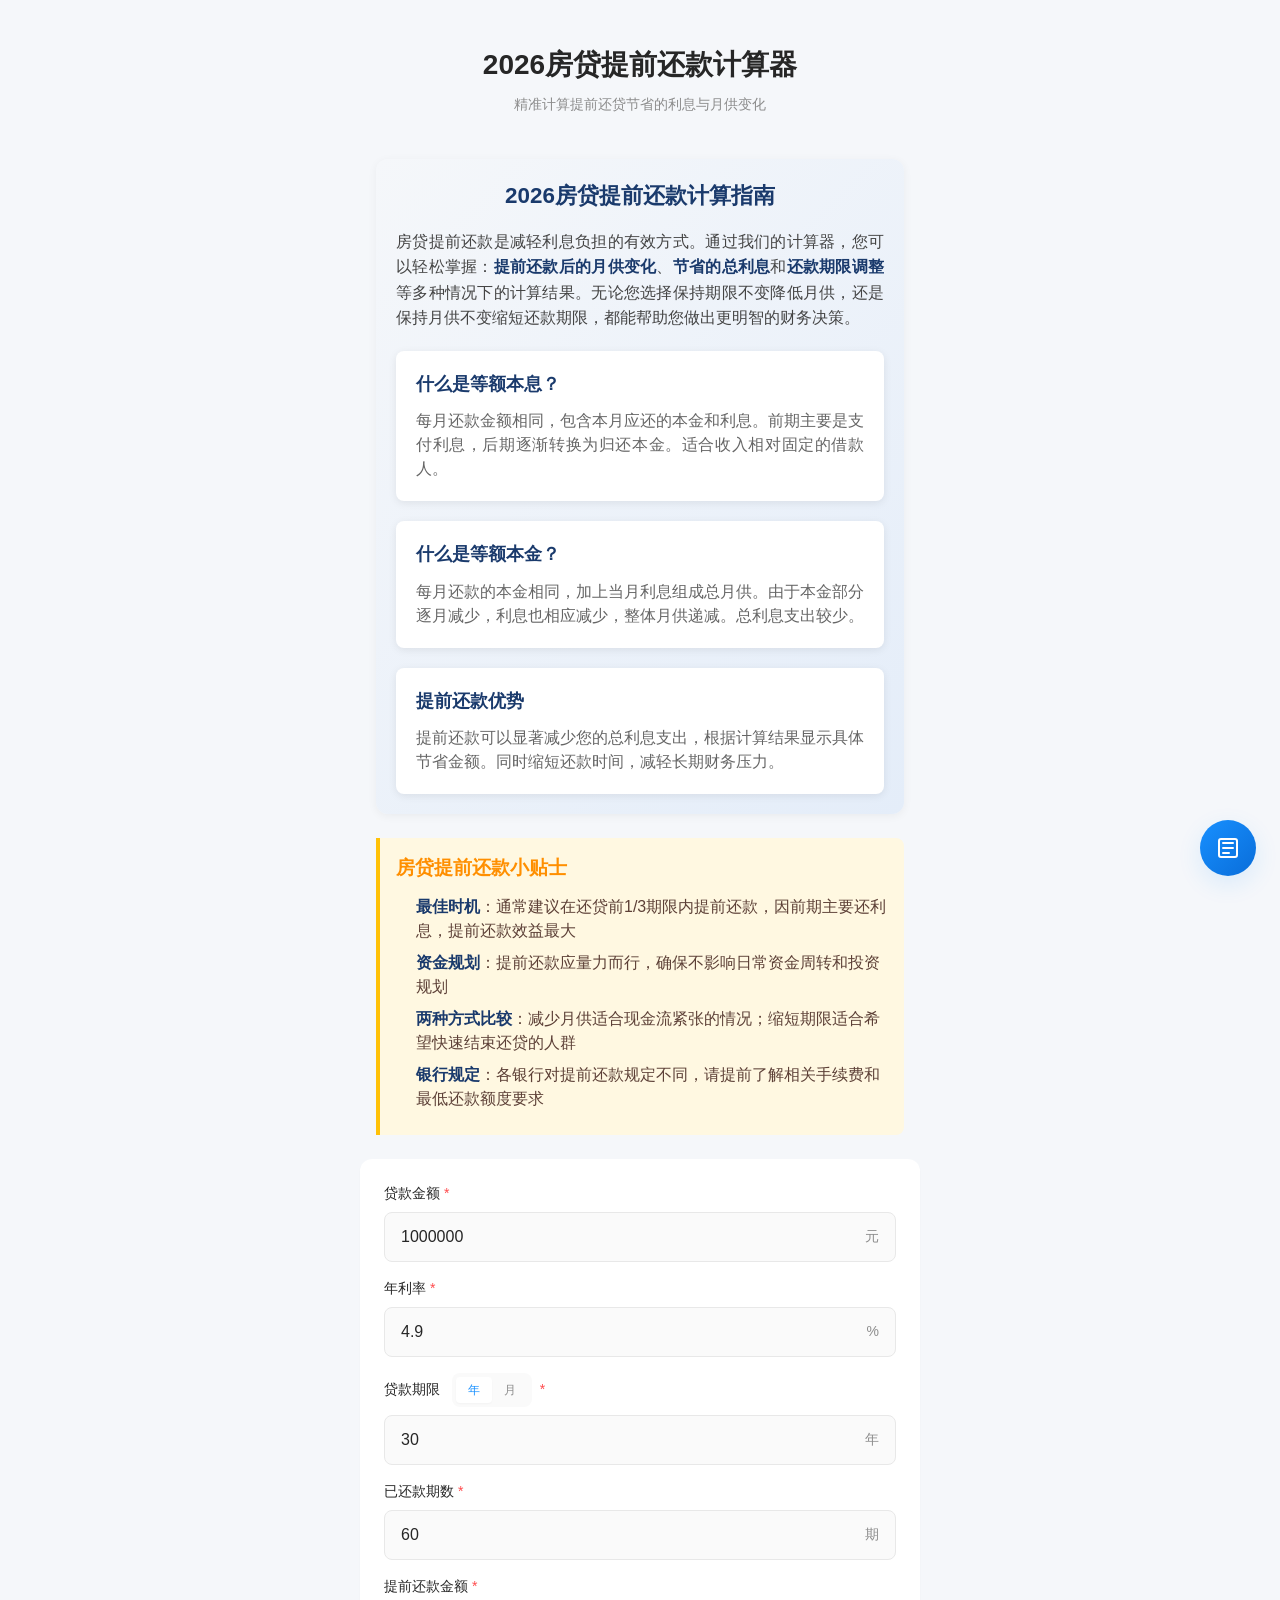
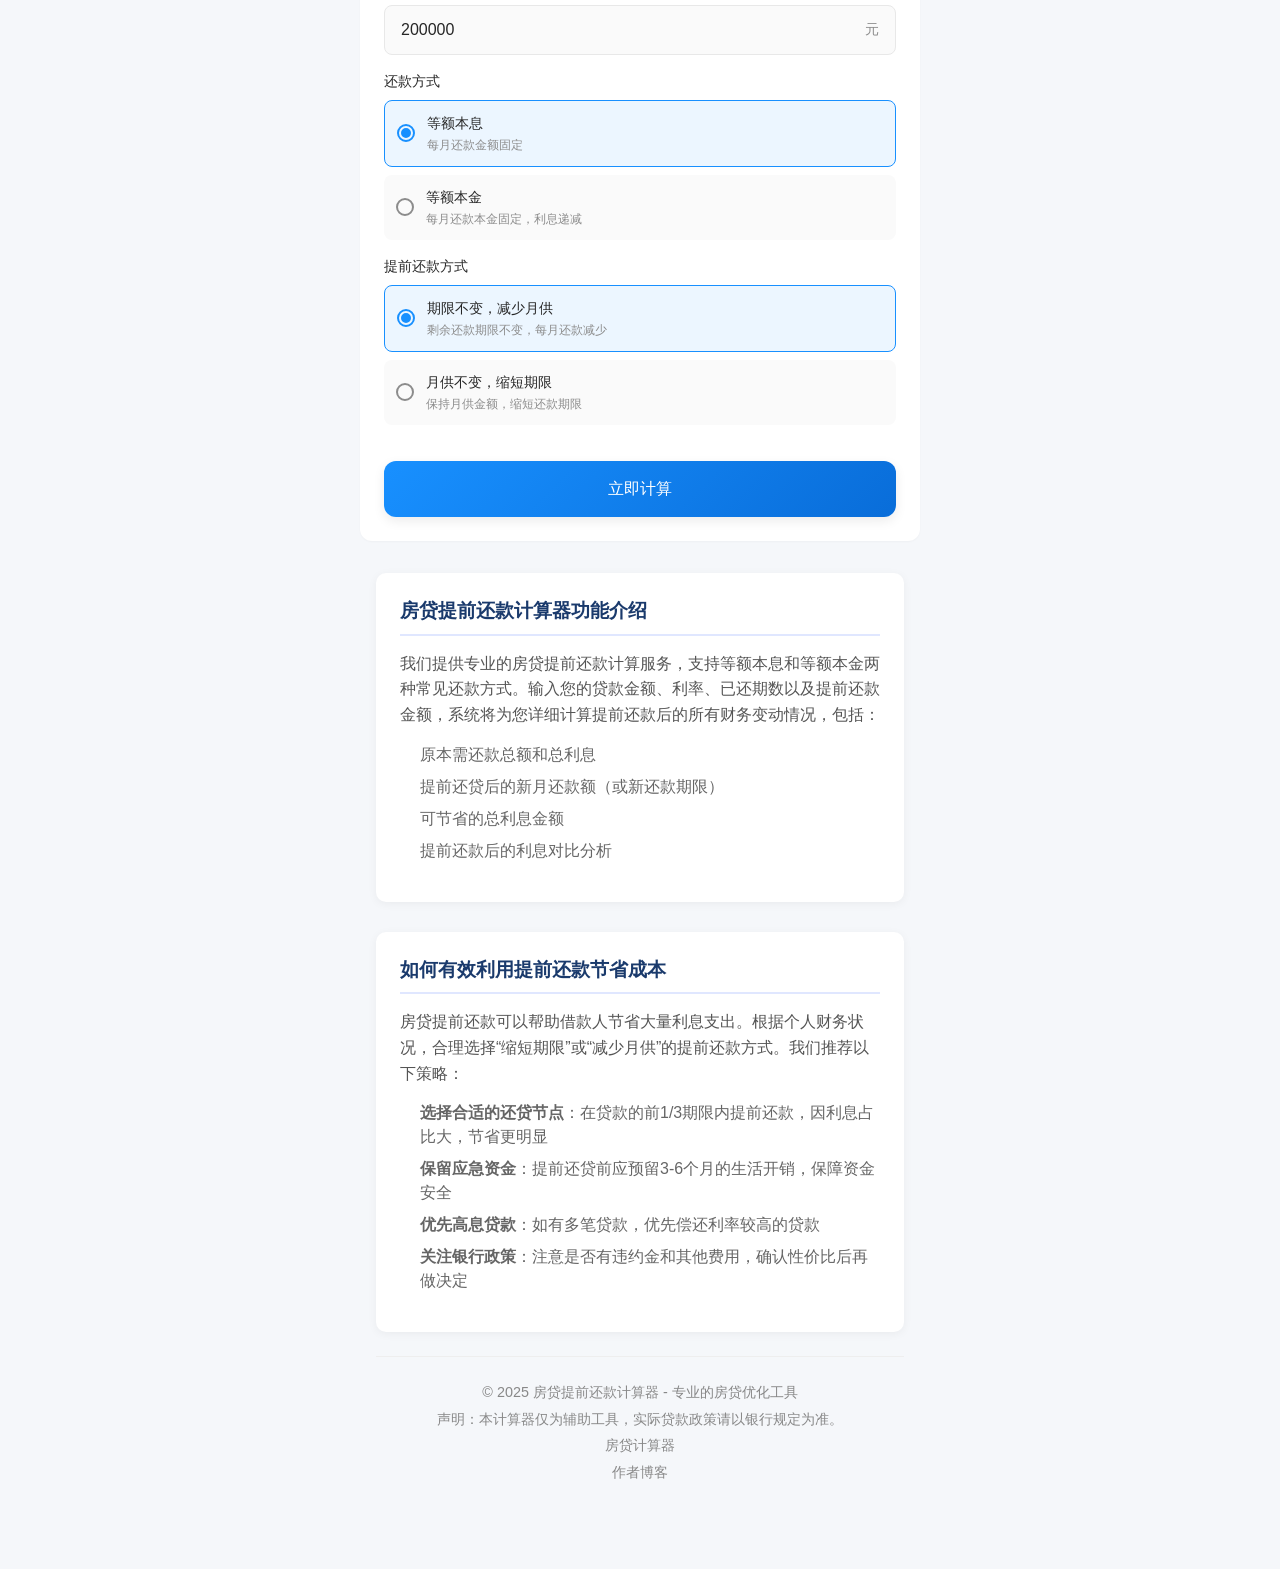
<file: index.html>
<!DOCTYPE html>
<html lang="zh-CN">
<head>
    <meta charset="UTF-8">
    <meta name="viewport" content="width=device-width, initial-scale=1.0, maximum-scale=1.0, user-scalable=no">
    <meta name="description" content="专业房贷提前还款计算器 - 在线计算提前还贷后月供变化、节省利息及还款周期调整。支持等额本息和等额本金两种还款方式，帮您制定最优提前还款计划。">
    <meta name="keywords" content="房贷计算器,提前还款计算器,等额本息,等额本金,提前还贷,房贷月供计算,利息节省计算,按揭贷款计算">
    <meta name="author" content="房贷计算器工具">
    <meta name="robots" content="index,follow">
    <meta name="googlebot" content="index,follow">
    <meta name="format-detection" content="telephone=no">
    <meta http-equiv="X-UA-Compatible" content="IE=edge">
    <meta property="og:title" content="房贷提前还款计算器 - 在线房贷优化工具">
    <meta property="og:description" content="专业房贷提前还款计算器 - 在线计算提前还贷后月供变化、节省利息及还款周期调整。支持等额本息和等额本金两种还款方式，帮您制定最优提前还款计划。">
    <meta property="og:type" content="website">
    <meta property="og:url" content="https://yourdomain.com/mortgage-calculator">
    <link rel="canonical" href="https://yourdomain.com/mortgage-calculator">
    <script type="application/ld+json">
    {
        "@context": "http://schema.org",
        "@type": "WebApplication",
        "name": "房贷提前还款计算器",
        "description": "专业的房贷提前还款计算器，支持等额本息和等额本金两种还款方式，帮助用户计算提前还贷后月供变化、节省利息及还款周期调整",
        "applicationCategory": "FinanceApplication",
        "operatingSystem": "Any",
        "offers": {
            "price": "0",
            "priceCurrency": "CNY"
        },
        "author": {
            "@type": "Organization",
            "name": "房贷计算器工具"
        },
        "datePublished": "2025-01-01",
        "dateModified": "2025-01-01"
    }
    </script>
    <title>房贷提前还款计算器 - 免费房贷优化工具 | 节省利息计算</title>
    <!-- CSS -->
    <link rel="stylesheet" href="css/reset.css">
    <link rel="stylesheet" href="css/variables.css">
    <link rel="stylesheet" href="css/form.css">
    <link rel="stylesheet" href="css/result.css">
    <link rel="stylesheet" href="css/responsive.css">
    <link rel="stylesheet" href="css/seo.css">
</head>
<body>
    <div class="container">
        <!-- 头部 -->
        <header class="header">
            <h1 class="header-title">2026房贷提前还款计算器</h1>
            <p class="header-subtitle">精准计算提前还贷节省的利息与月供变化</p>
        </header>

        <!-- SEO说明区域 -->
        <section class="seo-info">
            <div class="info-container">
                <h2>2026房贷提前还款计算指南</h2>
                <p>房贷提前还款是减轻利息负担的有效方式。通过我们的计算器，您可以轻松掌握：<strong>提前还款后的月供变化</strong>、<strong>节省的总利息</strong>和<strong>还款期限调整</strong>等多种情况下的计算结果。无论您选择保持期限不变降低月供，还是保持月供不变缩短还款期限，都能帮助您做出更明智的财务决策。</p>
                
                <div class="info-grid">
                    <div class="info-card">
                        <h3>什么是等额本息？</h3>
                        <p>每月还款金额相同，包含本月应还的本金和利息。前期主要是支付利息，后期逐渐转换为归还本金。适合收入相对固定的借款人。</p>
                    </div>
                    <div class="info-card">
                        <h3>什么是等额本金？</h3>
                        <p>每月还款的本金相同，加上当月利息组成总月供。由于本金部分逐月减少，利息也相应减少，整体月供递减。总利息支出较少。</p>
                    </div>
                    <div class="info-card">
                        <h3>提前还款优势</h3>
                        <p>提前还款可以显著减少您的总利息支出，根据计算结果显示具体节省金额。同时缩短还款时间，减轻长期财务压力。</p>
                    </div>
                </div>
            </div>
        </section>

        <!-- 重要说明 -->
        <section class="important-note">
            <div class="info-container note-content">
                <h3>房贷提前还款小贴士</h3>
                <ul>
                    <li><strong>最佳时机</strong>：通常建议在还贷前1/3期限内提前还款，因前期主要还利息，提前还款效益最大</li>
                    <li><strong>资金规划</strong>：提前还款应量力而行，确保不影响日常资金周转和投资规划</li>
                    <li><strong>两种方式比较</strong>：减少月供适合现金流紧张的情况；缩短期限适合希望快速结束还贷的人群</li>
                    <li><strong>银行规定</strong>：各银行对提前还款规定不同，请提前了解相关手续费和最低还款额度要求</li>
                </ul>
            </div>
        </section>

        <!-- 表单区域 -->
        <form id="calculatorForm" class="form-card" itemscope itemtype="http://schema.org/WebCalculator">
            <h2 itemprop="name" style="display: none;">房贷提前还款计算器</h2>
            <!-- 贷款金额 -->
            <div class="form-group">
                <label class="form-label form-label-required" for="loanAmount">贷款金额</label>
                <div class="input-wrapper">
                    <input
                        type="number"
                        id="loanAmount"
                        name="loanAmount"
                        class="form-input"
                        itemprop="loanAmount"
                        placeholder="请输入贷款金额"
                        min="10000"
                        max="10000000"
                        step="10000"
                        value="1000000"
                        required
                    >
                    <span class="input-unit">元</span>
                </div>
                <p class="error-message" id="loanAmountError"></p>
            </div>

            <!-- 年利率 -->
            <div class="form-group">
                <label class="form-label form-label-required" for="interestRate">年利率</label>
                <div class="input-wrapper">
                    <input
                        type="number"
                        id="interestRate"
                        name="interestRate"
                        class="form-input"
                        itemprop="interestRate"
                        placeholder="请输入年利率"
                        min="0.1"
                        max="20"
                        step="0.01"
                        value="4.9"
                        required
                    >
                    <span class="input-unit">%</span>
                </div>
                <p class="error-message" id="interestRateError"></p>
            </div>

            <!-- 贷款期限 -->
            <div class="form-group">
                <label class="form-label form-label-required">
                    贷款期限
                    <div class="toggle-group" id="termUnitToggle">
                        <button type="button" class="toggle-btn active" data-value="year">年</button>
                        <button type="button" class="toggle-btn" data-value="month">月</button>
                    </div>
                </label>
                <div class="input-wrapper">
                    <input
                        type="number"
                        id="loanTerm"
                        name="loanTerm"
                        class="form-input"
                        itemprop="loanTerm"
                        placeholder="请输入贷款期限"
                        min="1"
                        max="360"
                        step="1"
                        value="30"
                        required
                    >
                    <span class="input-unit" id="termUnitDisplay">年</span>
                </div>
                <p class="error-message" id="loanTermError"></p>
            </div>

            <!-- 已还款期数 -->
            <div class="form-group">
                <label class="form-label form-label-required" for="paidMonths">已还款期数</label>
                <div class="input-wrapper">
                    <input
                        type="number"
                        id="paidMonths"
                        name="paidMonths"
                        class="form-input"
                        placeholder="请输入已还款期数"
                        min="0"
                        step="1"
                        value="60"
                        required
                    >
                    <span class="input-unit">期</span>
                </div>
                <p class="error-message" id="paidMonthsError"></p>
            </div>

            <!-- 提前还款金额 -->
            <div class="form-group">
                <label class="form-label form-label-required" for="prepaymentAmount">提前还款金额</label>
                <div class="input-wrapper">
                    <input
                        type="number"
                        id="prepaymentAmount"
                        name="prepaymentAmount"
                        class="form-input"
                        placeholder="请输入提前还款金额"
                        min="10000"
                        step="10000"
                        value="200000"
                        required
                    >
                    <span class="input-unit">元</span>
                </div>
                <p class="error-message" id="prepaymentAmountError"></p>
            </div>

            <!-- 还款方式 -->
            <div class="form-group">
                <label class="form-label">还款方式</label>
                <div class="radio-group" id="repaymentTypeGroup">
                    <label class="radio-item selected" data-value="equal_payment">
                        <svg class="radio-icon" viewBox="0 0 18 18">
                            <circle class="outer" cx="9" cy="9" r="8"></circle>
                            <circle class="inner" cx="9" cy="9" r="4"></circle>
                        </svg>
                        <div>
                            <div class="radio-label">等额本息</div>
                            <div class="radio-desc">每月还款金额固定</div>
                        </div>
                    </label>
                    <label class="radio-item" data-value="equal_principal">
                        <svg class="radio-icon" viewBox="0 0 18 18">
                            <circle class="outer" cx="9" cy="9" r="8"></circle>
                            <circle class="inner" cx="9" cy="9" r="4"></circle>
                        </svg>
                        <div>
                            <div class="radio-label">等额本金</div>
                            <div class="radio-desc">每月还款本金固定，利息递减</div>
                        </div>
                    </label>
                </div>
                <input type="hidden" id="repaymentType" name="repaymentType" value="equal_payment">
            </div>

            <!-- 提前还款方式 -->
            <div class="form-group">
                <label class="form-label">提前还款方式</label>
                <div class="radio-group" id="prepaymentTypeGroup">
                    <label class="radio-item selected" data-value="reduce_payment">
                        <svg class="radio-icon" viewBox="0 0 18 18">
                            <circle class="outer" cx="9" cy="9" r="8"></circle>
                            <circle class="inner" cx="9" cy="9" r="4"></circle>
                        </svg>
                        <div>
                            <div class="radio-label">期限不变，减少月供</div>
                            <div class="radio-desc">剩余还款期限不变，每月还款减少</div>
                        </div>
                    </label>
                    <label class="radio-item" data-value="shorten_term">
                        <svg class="radio-icon" viewBox="0 0 18 18">
                            <circle class="outer" cx="9" cy="9" r="8"></circle>
                            <circle class="inner" cx="9" cy="9" r="4"></circle>
                        </svg>
                        <div>
                            <div class="radio-label">月供不变，缩短期限</div>
                            <div class="radio-desc">保持月供金额，缩短还款期限</div>
                        </div>
                    </label>
                </div>
                <input type="hidden" id="prepaymentType" name="prepaymentType" value="reduce_payment">
            </div>

            <!-- 提交按钮 -->
            <button type="submit" class="submit-btn">立即计算</button>
        </form>

        <!-- 结果区域 -->
        <div id="resultSection" class="result-section">
            <div id="resultContent"></div>
        </div>

        <!-- 底部相关信息 -->
        <footer class="calculator-footer">
            <div class="footer-content">
                <div class="footer-section">
                    <h3>房贷提前还款计算器功能介绍</h3>
                    <p>我们提供专业的房贷提前还款计算服务，支持等额本息和等额本金两种常见还款方式。输入您的贷款金额、利率、已还期数以及提前还款金额，系统将为您详细计算提前还款后的所有财务变动情况，包括：</p>
                    <ul>
                        <li>原本需还款总额和总利息</li>
                        <li>提前还贷后的新月还款额（或新还款期限）</li>
                        <li>可节省的总利息金额</li>
                        <li>提前还款后的利息对比分析</li>
                    </ul>
                </div>
                <div class="footer-section">
                    <h3>如何有效利用提前还款节省成本</h3>
                    <p>房贷提前还款可以帮助借款人节省大量利息支出。根据个人财务状况，合理选择“缩短期限”或“减少月供”的提前还款方式。我们推荐以下策略：</p>
                    <ol>
                        <li><strong>选择合适的还贷节点</strong>：在贷款的前1/3期限内提前还款，因利息占比大，节省更明显</li>
                        <li><strong>保留应急资金</strong>：提前还贷前应预留3-6个月的生活开销，保障资金安全</li>
                        <li><strong>优先高息贷款</strong>：如有多笔贷款，优先偿还利率较高的贷款</li>
                        <li><strong>关注银行政策</strong>：注意是否有违约金和其他费用，确认性价比后再做决定</li>
                    </ol>
                </div>
            </div>
            <div class="copyright">
                <p>&copy; 2025 房贷提前还款计算器 - 专业的房贷优化工具</p>
                <p>声明：本计算器仅为辅助工具，实际贷款政策请以银行规定为准。</p>
                <p><a href="https://fd2.gdman.top" target="_blank" rel="noopener noreferrer">房贷计算器</a></p>
                <p><a href="https://blog.gzsoon.com" target="_blank" rel="noopener noreferrer">作者博客</a></p>
            </div>
        </footer>
    
    <!-- 浮动博客链接按钮 -->
    <a href="https://fd2.gdman.top" target="_blank" rel="noopener noreferrer" class="floating-blog-btn" title="房贷计算器">
        <svg width="24" height="24" viewBox="0 0 24 24" fill="none" xmlns="http://www.w3.org/2000/svg">
            <path d="M19 3H5C3.9 3 3 3.9 3 5V19C3 20.1 3.9 21 5 21H19C20.1 21 21 20.1 21 19V5C21 3.9 20.1 3 19 3Z" stroke="currentColor" stroke-width="2" stroke-linecap="round" stroke-linejoin="round"/>
            <path d="M7 7H17" stroke="currentColor" stroke-width="2" stroke-linecap="round"/>
            <path d="M7 12H17" stroke="currentColor" stroke-width="2" stroke-linecap="round"/>
            <path d="M7 17H13" stroke="currentColor" stroke-width="2" stroke-linecap="round"/>
        </svg>
    </a>

    <!-- JavaScript -->
    <script src="js/utils.js"></script>
    <script src="js/calculator.js"></script>
    <script src="js/form.js"></script>
    <script src="js/result.js"></script>
    <script src="js/app.js"></script>
</body>
</html>
</file>
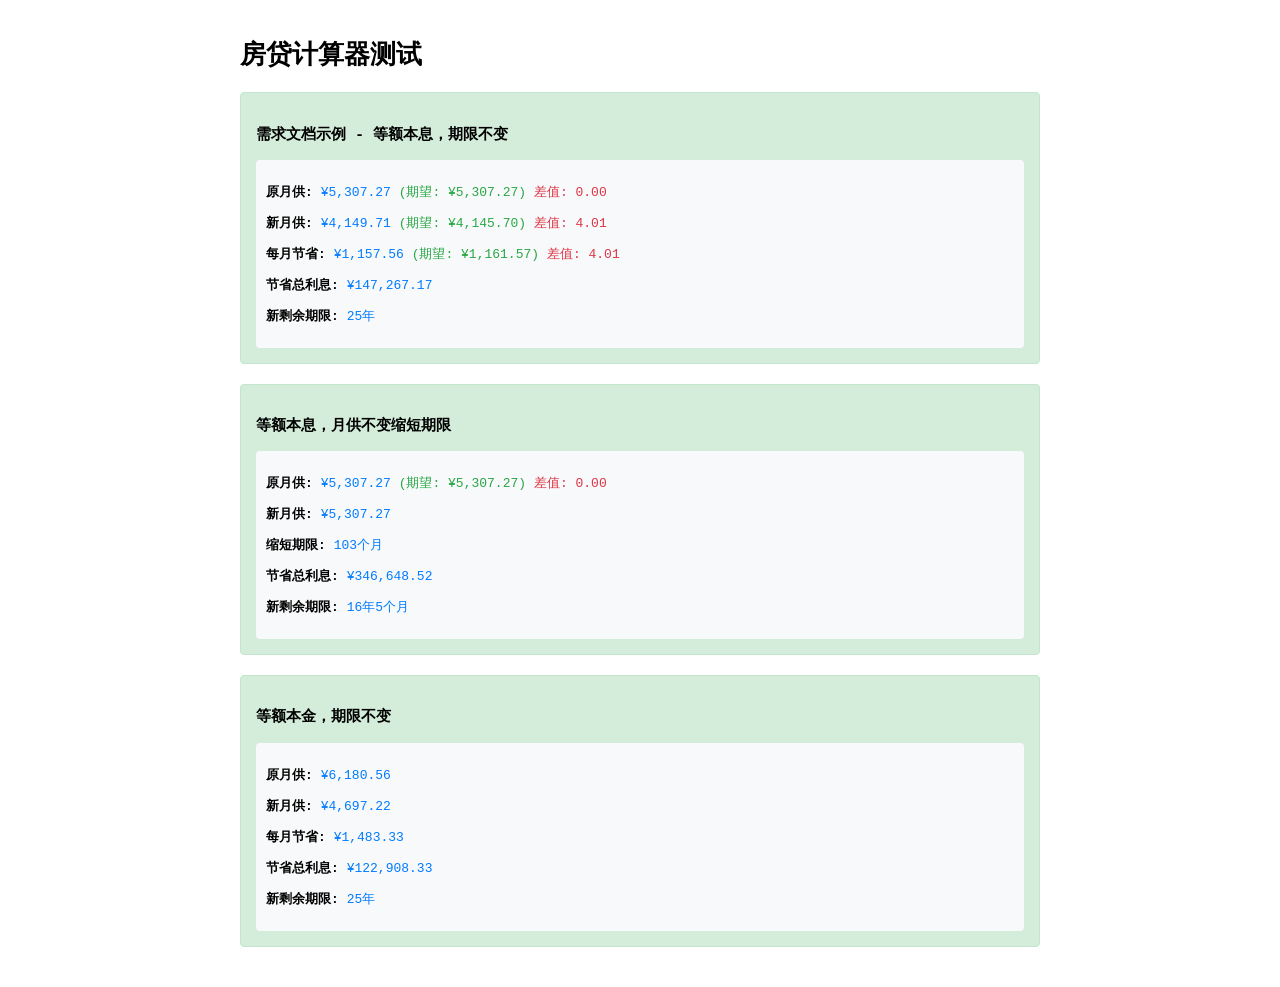
<file: test.html>
<!DOCTYPE html>
<html lang="zh-CN">
<head>
    <meta charset="UTF-8">
    <meta name="viewport" content="width=device-width, initial-scale=1.0">
    <title>房贷计算器测试</title>
    <style>
        body {
            font-family: monospace;
            padding: 20px;
            max-width: 800px;
            margin: 0 auto;
        }
        .test-case {
            margin: 20px 0;
            padding: 15px;
            border: 1px solid #ddd;
            border-radius: 4px;
        }
        .test-case.pass {
            background: #d4edda;
            border-color: #c3e6cb;
        }
        .test-case.fail {
            background: #f8d7da;
            border-color: #f5c6cb;
        }
        .result {
            margin-top: 10px;
            padding: 10px;
            background: #f8f9fa;
            border-radius: 4px;
        }
        .expected {
            color: #28a745;
        }
        .actual {
            color: #007bff;
        }
        .diff {
            color: #dc3545;
        }
    </style>
</head>
<body>
    <h1>房贷计算器测试</h1>
    <div id="results"></div>

    <script src="js/calculator.js"></script>
    <script>
        // 测试用例1：需求文档中的示例
        // 贷款100万，年利率4.9%，期限30年
        // 已还60期，提前还款20万
        // 预期：原月供≈5307.27元，新月供≈4145.70元，差值≈1161.57元
        const testCase1 = {
            name: '需求文档示例 - 等额本息，期限不变',
            params: {
                loanAmount: 1000000,
                annualRate: 4.9,
                loanTermMonths: 360,
                paidMonths: 60,
                prepaymentAmount: 200000,
                repaymentType: 'equal_payment',
                prepaymentType: 'reduce_payment'
            },
            expected: {
                originalMonthlyPayment: 5307.27,
                newMonthlyPayment: 4145.70,
                monthlySavings: 1161.57
            }
        };

        // 测试用例2：等额本息，缩短期限
        const testCase2 = {
            name: '等额本息，月供不变缩短期限',
            params: {
                loanAmount: 1000000,
                annualRate: 4.9,
                loanTermMonths: 360,
                paidMonths: 60,
                prepaymentAmount: 200000,
                repaymentType: 'equal_payment',
                prepaymentType: 'shorten_term'
            },
            expected: {
                originalMonthlyPayment: 5307.27,
                newMonthlyPayment: 5307.27,
                shortenedMonths: null // 期望缩短一定月数
            }
        };

        // 测试用例3：等额本金，期限不变
        const testCase3 = {
            name: '等额本金，期限不变',
            params: {
                loanAmount: 1000000,
                annualRate: 4.9,
                loanTermMonths: 360,
                paidMonths: 60,
                prepaymentAmount: 200000,
                repaymentType: 'equal_principal',
                prepaymentType: 'reduce_payment'
            },
            expected: {
                // 等额本金首月月供较高，逐月递减
            }
        };

        function runTest(testCase) {
            const result = MortgageCalculator.calculate(testCase.params);
            const pass = !result.error;

            let html = `<div class="test-case ${pass ? 'pass' : 'fail'}">`;
            html += `<h3>${testCase.name}</h3>`;

            if (result.error) {
                html += `<p class="diff">错误: ${result.error}</p>`;
            } else {
                html += `<div class="result">`;
                html += `<p><strong>原月供:</strong> <span class="actual">${MortgageCalculator.formatMoney(result.originalMonthlyPayment)}</span>`;
                if (testCase.expected.originalMonthlyPayment) {
                    html += ` <span class="expected">(期望: ${MortgageCalculator.formatMoney(testCase.expected.originalMonthlyPayment)})</span>`;
                    const diff = Math.abs(result.originalMonthlyPayment - testCase.expected.originalMonthlyPayment);
                    html += ` <span class="diff">差值: ${diff.toFixed(2)}</span>`;
                }
                html += `</p>`;

                html += `<p><strong>新月供:</strong> <span class="actual">${MortgageCalculator.formatMoney(result.newMonthlyPayment)}</span>`;
                if (testCase.expected.newMonthlyPayment && testCase.params.prepaymentType === 'reduce_payment') {
                    html += ` <span class="expected">(期望: ${MortgageCalculator.formatMoney(testCase.expected.newMonthlyPayment)})</span>`;
                    const diff = Math.abs(result.newMonthlyPayment - testCase.expected.newMonthlyPayment);
                    html += ` <span class="diff">差值: ${diff.toFixed(2)}</span>`;
                }
                html += `</p>`;

                if (result.monthlySavings > 0) {
                    html += `<p><strong>每月节省:</strong> <span class="actual">${MortgageCalculator.formatMoney(result.monthlySavings)}</span>`;
                    if (testCase.expected.monthlySavings) {
                        html += ` <span class="expected">(期望: ${MortgageCalculator.formatMoney(testCase.expected.monthlySavings)})</span>`;
                        const diff = Math.abs(result.monthlySavings - testCase.expected.monthlySavings);
                        html += ` <span class="diff">差值: ${diff.toFixed(2)}</span>`;
                    }
                    html += `</p>`;
                }

                if (result.shortenedMonths) {
                    html += `<p><strong>缩短期限:</strong> <span class="actual">${result.shortenedMonths}个月</span></p>`;
                }

                html += `<p><strong>节省总利息:</strong> <span class="actual">${MortgageCalculator.formatMoney(result.savedInterest)}</span></p>`;
                html += `<p><strong>新剩余期限:</strong> <span class="actual">${MortgageCalculator.formatMonths(result.newRemainingMonths)}</span></p>`;
                html += `</div>`;
            }

            html += `</div>`;
            return html;
        }

        // 运行所有测试
        document.getElementById('results').innerHTML =
            runTest(testCase1) +
            runTest(testCase2) +
            runTest(testCase3);
    </script>
</body>
</html>
</file>
<file: css/variables.css>
/* CSS Variables - 金融蓝色风格 */

:root {
    /* 主色调 - 金融蓝 */
    --primary-color: #1890ff;
    --primary-dark: #096dd9;
    --primary-light: #40a9ff;
    --primary-lighter: #69c0ff;
    --bg-gradient: linear-gradient(135deg, #1890ff 0%, #096dd9 100%);

    /* 功能色 */
    --success-color: #52c41a;
    --warning-color: #faad14;
    --error-color: #ff4d4f;
    --info-color: #1890ff;

    /* 文字颜色 */
    --text-primary: #262626;
    --text-secondary: #8c8c8c;
    --text-placeholder: #bfbfbf;
    --text-white: #ffffff;

    /* 背景色 */
    --bg-color: #f5f7fa;
    --bg-white: #ffffff;
    --bg-gray: #fafafa;

    /* 边框 */
    --border-color: #e8e8e8;
    --border-color-light: #f0f0f0;

    /* 阴影 */
    --shadow-sm: 0 1px 2px rgba(0, 0, 0, 0.03);
    --shadow-md: 0 4px 12px rgba(0, 0, 0, 0.08);
    --shadow-lg: 0 8px 24px rgba(24, 144, 255, 0.12);

    /* 圆角 */
    --radius-sm: 4px;
    --radius-md: 8px;
    --radius-lg: 12px;
    --radius-xl: 16px;

    /* 间距 */
    --spacing-xs: 4px;
    --spacing-sm: 8px;
    --spacing-md: 12px;
    --spacing-lg: 16px;
    --spacing-xl: 20px;
    --spacing-xxl: 24px;

    /* 动画 */
    --transition-fast: 0.15s ease;
    --transition-base: 0.3s ease;
}
</file>
<file: css/form.css>
/* Form Styles - 表单组件样式 */

/* 容器 */
.container {
    max-width: 480px;
    margin: 0 auto;
    padding: var(--spacing-lg);
    min-height: 100vh;
    background-color: var(--bg-color);
}

/* 头部 */
.header {
    text-align: center;
    padding: var(--spacing-xl) 0 var(--spacing-xxl);
}

.header-title {
    font-size: 1.5rem;
    font-weight: 600;
    color: var(--text-primary);
    margin-bottom: var(--spacing-sm);
}

.header-subtitle {
    font-size: 0.875rem;
    color: var(--text-secondary);
}

/* 表单卡片 */
.form-card {
    background: var(--bg-white);
    border-radius: var(--radius-lg);
    padding: var(--spacing-xl);
    box-shadow: var(--shadow-sm);
    margin-bottom: var(--spacing-lg);
}

/* 表单组 */
.form-group {
    margin-bottom: var(--spacing-lg);
}

.form-group:last-child {
    margin-bottom: 0;
}

.form-label {
    display: block;
    font-size: 0.875rem;
    font-weight: 500;
    color: var(--text-primary);
    margin-bottom: var(--spacing-sm);
}

.form-label-required::after {
    content: '*';
    color: var(--error-color);
    margin-left: var(--spacing-xs);
}

/* 输入框包装器 */
.input-wrapper {
    position: relative;
    display: flex;
    align-items: center;
    background: var(--bg-gray);
    border-radius: var(--radius-md);
    border: 1px solid var(--border-color);
    transition: all var(--transition-fast);
}

.input-wrapper:focus-within {
    border-color: var(--primary-color);
    box-shadow: 0 0 0 2px rgba(24, 144, 255, 0.1);
}

.input-wrapper.has-error {
    border-color: var(--error-color);
}

/* 输入框 */
.form-input {
    flex: 1;
    padding: var(--spacing-md) var(--spacing-lg);
    font-size: 1rem;
    background: transparent;
    border: none;
    color: var(--text-primary);
}

.form-input::placeholder {
    color: var(--text-placeholder);
}

/* 输入框单位 */
.input-unit {
    padding-right: var(--spacing-lg);
    font-size: 0.875rem;
    color: var(--text-secondary);
    white-space: nowrap;
}

/* 输入框操作按钮 */
.input-action {
    padding: var(--spacing-sm);
    color: var(--text-secondary);
    font-size: 0.875rem;
    transition: color var(--transition-fast);
}

.input-action:active {
    color: var(--primary-color);
}

/* 切换按钮组 */
.toggle-group {
    display: inline-flex;
    background: var(--bg-gray);
    border-radius: var(--radius-md);
    padding: var(--spacing-xs);
    margin-left: var(--spacing-sm);
}

.toggle-btn {
    padding: var(--spacing-xs) var(--spacing-md);
    font-size: 0.75rem;
    color: var(--text-secondary);
    border-radius: var(--radius-sm);
    transition: all var(--transition-fast);
}

.toggle-btn.active {
    background: var(--bg-white);
    color: var(--primary-color);
    box-shadow: var(--shadow-sm);
}

/* 单选按钮组 */
.radio-group {
    display: flex;
    flex-direction: column;
    gap: var(--spacing-sm);
}

.radio-item {
    display: flex;
    align-items: center;
    padding: var(--spacing-md);
    background: var(--bg-gray);
    border-radius: var(--radius-md);
    cursor: pointer;
    transition: all var(--transition-fast);
}

.radio-item:active {
    background: var(--border-color);
}

.radio-item.selected {
    background: rgba(24, 144, 255, 0.08);
    border: 1px solid var(--primary-color);
}

/* 单选框图标 */
.radio-icon {
    width: 18px;
    height: 18px;
    margin-right: var(--spacing-md);
    flex-shrink: 0;
}

.radio-icon circle {
    fill: none;
    stroke: var(--text-secondary);
    stroke-width: 2;
}

.radio-icon circle.inner {
    stroke: var(--primary-color);
    fill: var(--primary-color);
    opacity: 0;
}

.radio-item.selected .radio-icon circle.inner {
    opacity: 1;
}

.radio-item.selected .radio-icon circle.outer {
    stroke: var(--primary-color);
}

/* 单选标签 */
.radio-label {
    font-size: 0.875rem;
    color: var(--text-primary);
}

.radio-desc {
    font-size: 0.75rem;
    color: var(--text-secondary);
    margin-top: 2px;
}

/* 错误提示 */
.error-message {
    display: none;
    font-size: 0.75rem;
    color: var(--error-color);
    margin-top: var(--spacing-xs);
}

.input-wrapper.has-error + .error-message {
    display: block;
}

/* 提交按钮 */
.submit-btn {
    width: 100%;
    padding: var(--spacing-lg);
    font-size: 1rem;
    font-weight: 500;
    color: var(--text-white);
    background: var(--bg-gradient);
    border: none;
    border-radius: var(--radius-lg);
    box-shadow: var(--shadow-md);
    transition: all var(--transition-base);
    margin-top: var(--spacing-xl);
}

.submit-btn:hover {
    box-shadow: var(--shadow-lg);
    transform: translateY(-1px);
}

.submit-btn:active {
    transform: translateY(0);
}

.submit-btn:disabled {
    opacity: 0.6;
    cursor: not-allowed;
    transform: none;
}
</file>
<file: css/result.css>
/* Result Styles - 结果展示样式 */

/* 结果区域 */
.result-section {
    display: none;
    animation: slideUp 0.3s ease;
}

.result-section.show {
    display: block;
}

@keyframes slideUp {
    from {
        opacity: 0;
        transform: translateY(20px);
    }
    to {
        opacity: 1;
        transform: translateY(0);
    }
}

/* 结果卡片 */
.result-card {
    background: var(--bg-white);
    border-radius: var(--radius-lg);
    overflow: hidden;
    box-shadow: var(--shadow-md);
}

/* 结果头部（大数值展示） */
.result-header {
    padding: var(--spacing-xl);
    text-align: center;
    background: var(--bg-gradient);
    color: var(--text-white);
}

.result-header.original {
    background: linear-gradient(135deg, #8c8c8c 0%, #595959 100%);
}

.result-header.highlight {
    background: var(--bg-gradient);
}

.result-label {
    font-size: 0.875rem;
    opacity: 0.9;
    margin-bottom: var(--spacing-sm);
}

.result-value {
    font-size: 2rem;
    font-weight: 700;
    line-height: 1.2;
}

.result-value.original {
    font-size: 1.5rem;
}

.result-value.new {
    font-size: 2.25rem;
}

/* 差值展示 */
.result-divider {
    display: flex;
    flex-direction: column;
    align-items: center;
    padding: var(--spacing-lg);
    background: var(--bg-white);
    border-bottom: 1px solid var(--border-color-light);
}

.result-divider .arrow {
    font-size: 1.5rem;
    color: var(--success-color);
    margin-bottom: var(--spacing-xs);
}

.result-divider .savings {
    font-size: 1.125rem;
    font-weight: 600;
    color: var(--success-color);
}

.result-divider .savings small {
    font-size: 0.875rem;
    font-weight: 400;
    color: var(--text-secondary);
    margin-left: var(--spacing-xs);
}

/* 结果行 */
.result-body {
    padding: var(--spacing-lg) var(--spacing-xl);
}

.result-row {
    display: flex;
    justify-content: space-between;
    align-items: center;
    padding: var(--spacing-md) 0;
}

.result-row:not(:last-child) {
    border-bottom: 1px solid var(--border-color-light);
}

.result-row .label {
    font-size: 0.875rem;
    color: var(--text-secondary);
}

.result-row .value {
    font-size: 1rem;
    font-weight: 500;
    color: var(--text-primary);
}

.result-row .value.highlight {
    color: var(--primary-color);
    font-weight: 600;
}

.result-row .value.success {
    color: var(--success-color);
    font-weight: 600;
}

/* 节省标签 */
.save-badge {
    display: inline-flex;
    align-items: center;
    padding: 2px 8px;
    background: rgba(82, 196, 26, 0.1);
    border-radius: var(--radius-sm);
    font-size: 0.75rem;
    color: var(--success-color);
}

.save-badge::before {
    content: '↓';
    margin-right: 2px;
}

/* 详情按钮 */
.result-actions {
    padding: var(--spacing-lg) var(--spacing-xl);
    background: var(--bg-gray);
    display: flex;
    gap: var(--spacing-md);
}

.action-btn {
    flex: 1;
    padding: var(--spacing-md);
    font-size: 0.875rem;
    color: var(--primary-color);
    background: var(--bg-white);
    border: 1px solid var(--primary-color);
    border-radius: var(--radius-md);
    transition: all var(--transition-fast);
}

.action-btn:hover {
    background: rgba(24, 144, 255, 0.05);
}

.action-btn:active {
    background: rgba(24, 144, 255, 0.1);
}

/* 空状态 */
.result-empty {
    padding: var(--spacing-xxl);
    text-align: center;
    color: var(--text-secondary);
}

.result-empty-icon {
    font-size: 3rem;
    margin-bottom: var(--spacing-md);
    opacity: 0.3;
}
</file>
<file: css/responsive.css>
/* Responsive Styles - 响应式适配 */

/* PC端适配 */
@media (min-width: 768px) {
    .container {
        max-width: 600px;
        padding: var(--spacing-xl);
    }

    .header {
        padding: var(--spacing-xxl) 0 var(--spacing-xl);
    }

    .header-title {
        font-size: 1.75rem;
    }

    .form-card {
        padding: var(--spacing-xxl);
    }

    .result-value {
        font-size: 2.5rem;
    }

    .result-value.new {
        font-size: 2.75rem;
    }
}

/* 小屏幕适配 */
@media (max-width: 360px) {
    :root {
        --spacing-lg: 14px;
        --spacing-xl: 18px;
        --spacing-xxl: 20px;
    }

    .result-value {
        font-size: 1.75rem;
    }

    .result-value.new {
        font-size: 2rem;
    }
}

/* 横屏适配 */
@media (max-height: 600px) and (orientation: landscape) {
    .header {
        padding: var(--spacing-md) 0;
    }

    .header-title {
        font-size: 1.25rem;
    }

    .header-subtitle {
        display: none;
    }
}

/* 深色模式支持（可选） */
@media (prefers-color-scheme: dark) {
    /* 可根据需要添加深色模式样式 */
}

/* 浮动博客按钮 */
.floating-blog-btn {
    position: fixed;
    bottom: 24px;
    right: 24px;
    width: 56px;
    height: 56px;
    background: var(--bg-gradient);
    border-radius: 50%;
    display: flex;
    align-items: center;
    justify-content: center;
    color: white;
    text-decoration: none;
    box-shadow: var(--shadow-lg);
    transition: all var(--transition-base);
    z-index: 1000;
}

.floating-blog-btn:hover {
    transform: translateY(-4px);
    box-shadow: 0 12px 32px rgba(24, 144, 255, 0.24);
}

.floating-blog-btn:active {
    transform: translateY(-2px);
}

.floating-blog-btn svg {
    width: 24px;
    height: 24px;
}

@media (max-width: 768px) {
    .floating-blog-btn {
        bottom: 16px;
        right: 16px;
        width: 48px;
        height: 48px;
    }
    
    .floating-blog-btn svg {
        width: 20px;
        height: 20px;
    }
}
</file>
<file: css/seo.css>
/* SEO增强和文本信息区域样式 */

.seo-info {
    margin: 24px 16px;
    padding: 20px;
    background: linear-gradient(135deg, #f5f7fa 0%, #e4edf9 100%);
    border-radius: 12px;
    box-shadow: 0 2px 10px rgba(0, 0, 0, 0.05);
}

.info-container h2 {
    color: #1a3a6c;
    font-size: 1.4em;
    margin: 0 0 16px 0;
    font-weight: 600;
    text-align: center;
}

.info-container p {
    color: #444;
    line-height: 1.6;
    margin: 0 0 20px 0;
    text-align: justify;
}

.info-container strong {
    color: #1a3a6c;
    font-weight: 600;
}

.info-grid {
    display: grid;
    grid-template-columns: repeat(auto-fit, minmax(300px, 1fr));
    gap: 20px;
    margin-top: 20px;
}

.info-card {
    background: white;
    padding: 20px;
    border-radius: 8px;
    box-shadow: 0 2px 8px rgba(0, 0, 0, 0.08);
    transition: transform 0.3s ease;
}

.info-card:hover {
    transform: translateY(-2px);
}

.info-card h3 {
    color: #1a3a6c;
    font-size: 1.1em;
    margin: 0 0 12px 0;
    font-weight: 600;
}

.info-card p {
    margin: 0;
    color: #666;
    line-height: 1.5;
}

.important-note {
    margin: 16px 16px 24px 16px;
    padding: 16px;
    background: #fff8e1;
    border-left: 4px solid #ffc107;
    border-radius: 0 8px 8px 0;
}

.note-content h3 {
    color: #ff8f00;
    font-size: 1.2em;
    margin: 0 0 12px 0;
    font-weight: 600;
}

.note-content ul {
    margin: 0;
    padding-left: 20px;
    color: #5d4037;
}

.note-content li {
    margin-bottom: 8px;
    line-height: 1.5;
}

.calculator-footer {
    margin-top: 32px;
    padding: 0 16px 40px 16px;
}

.footer-content {
    display: grid;
    grid-template-columns: repeat(auto-fit, minmax(300px, 1fr));
    gap: 30px;
    margin-bottom: 24px;
}

.footer-section {
    background: white;
    padding: 24px;
    border-radius: 10px;
    box-shadow: 0 2px 10px rgba(0, 0, 0, 0.05);
}

.footer-section h3 {
    color: #1a3a6c;
    font-size: 1.2em;
    margin: 0 0 15px 0;
    font-weight: 600;
    border-bottom: 2px solid #e0e7ff;
    padding-bottom: 8px;
}

.footer-section p {
    color: #555;
    line-height: 1.6;
    margin: 0 0 15px 0;
}

.footer-section ul,
.footer-section ol {
    margin: 15px 0;
    padding-left: 20px;
}

.footer-section li {
    margin-bottom: 8px;
    line-height: 1.5;
    color: #666;
}

.copyright {
    text-align: center;
    padding: 20px 0;
    border-top: 1px solid #eee;
    color: #888;
    font-size: 0.9em;
}

.copyright p {
    margin: 5px 0;
}

/* 响应式设计 */
@media (max-width: 768px) {
    .info-grid {
        grid-template-columns: 1fr;
    }

    .info-container h2 {
        font-size: 1.2em;
    }

    .footer-content {
        grid-template-columns: 1fr;
    }
}
</file>
